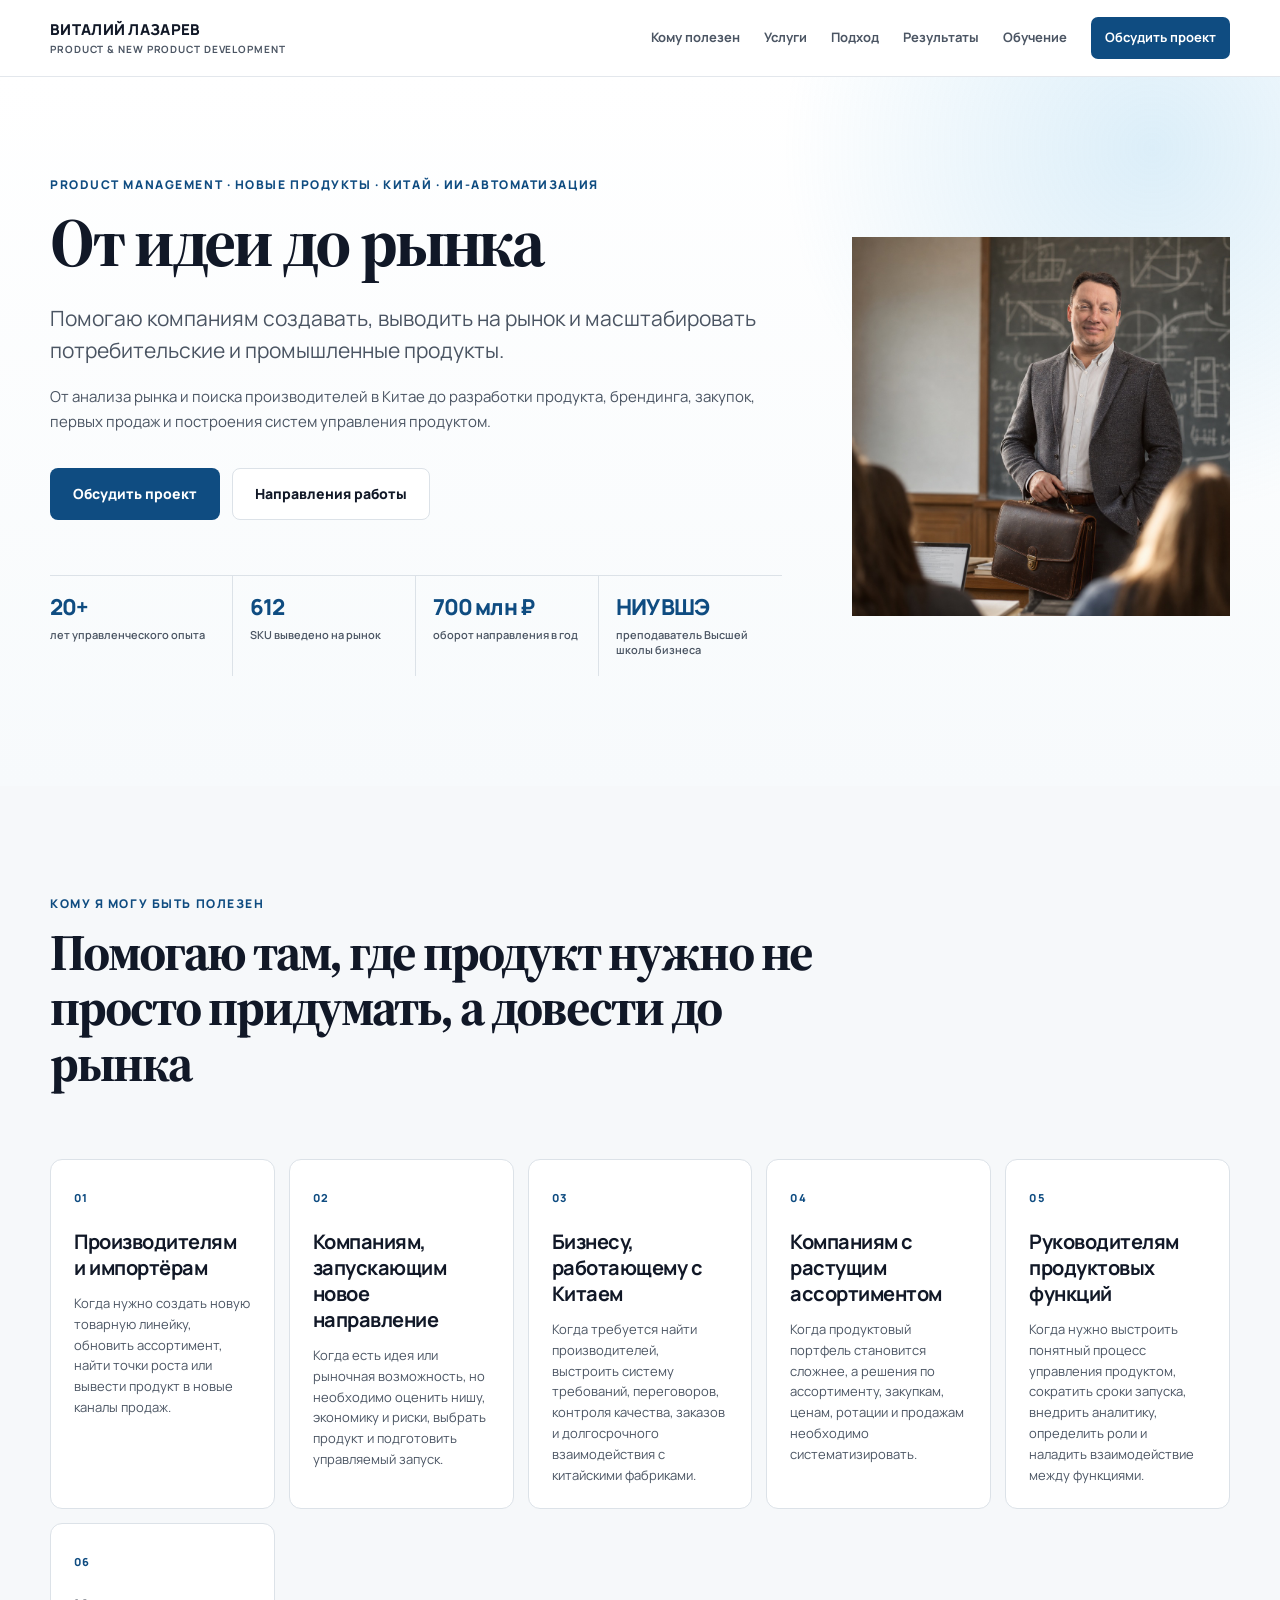
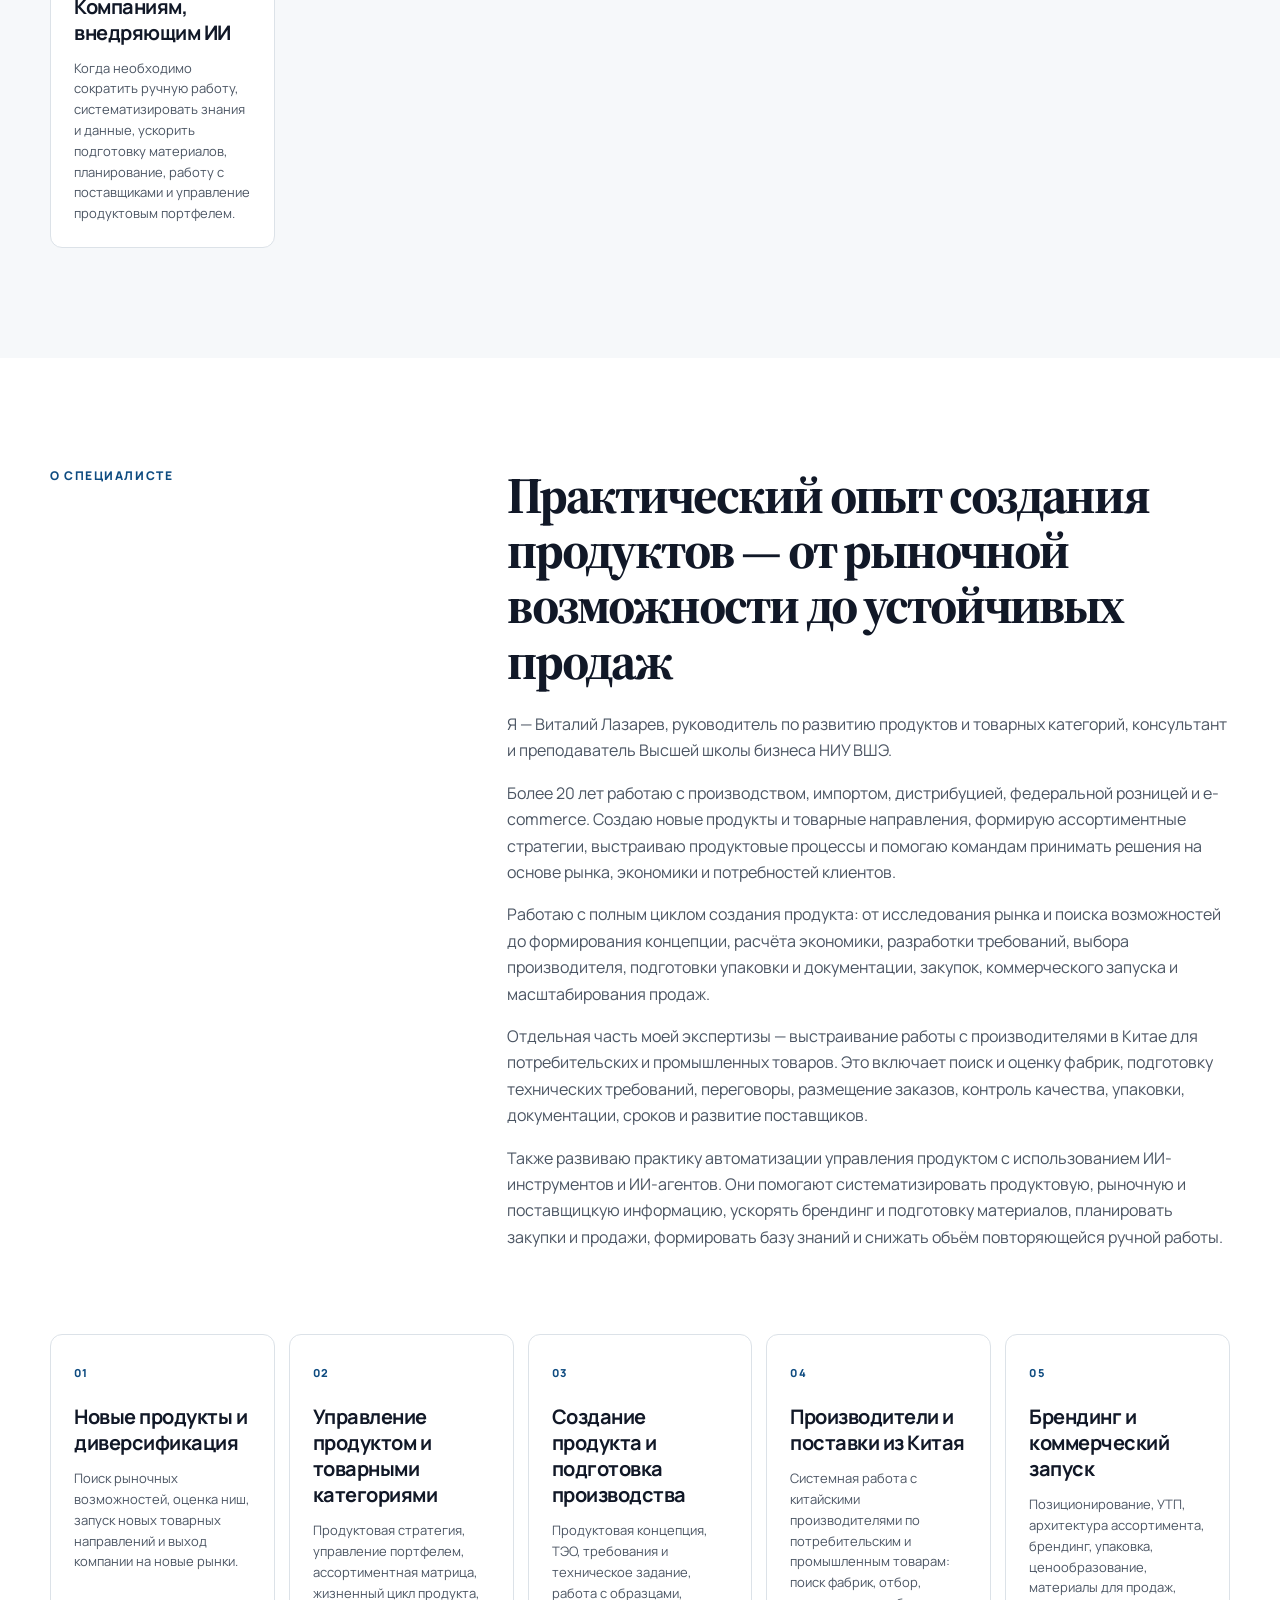
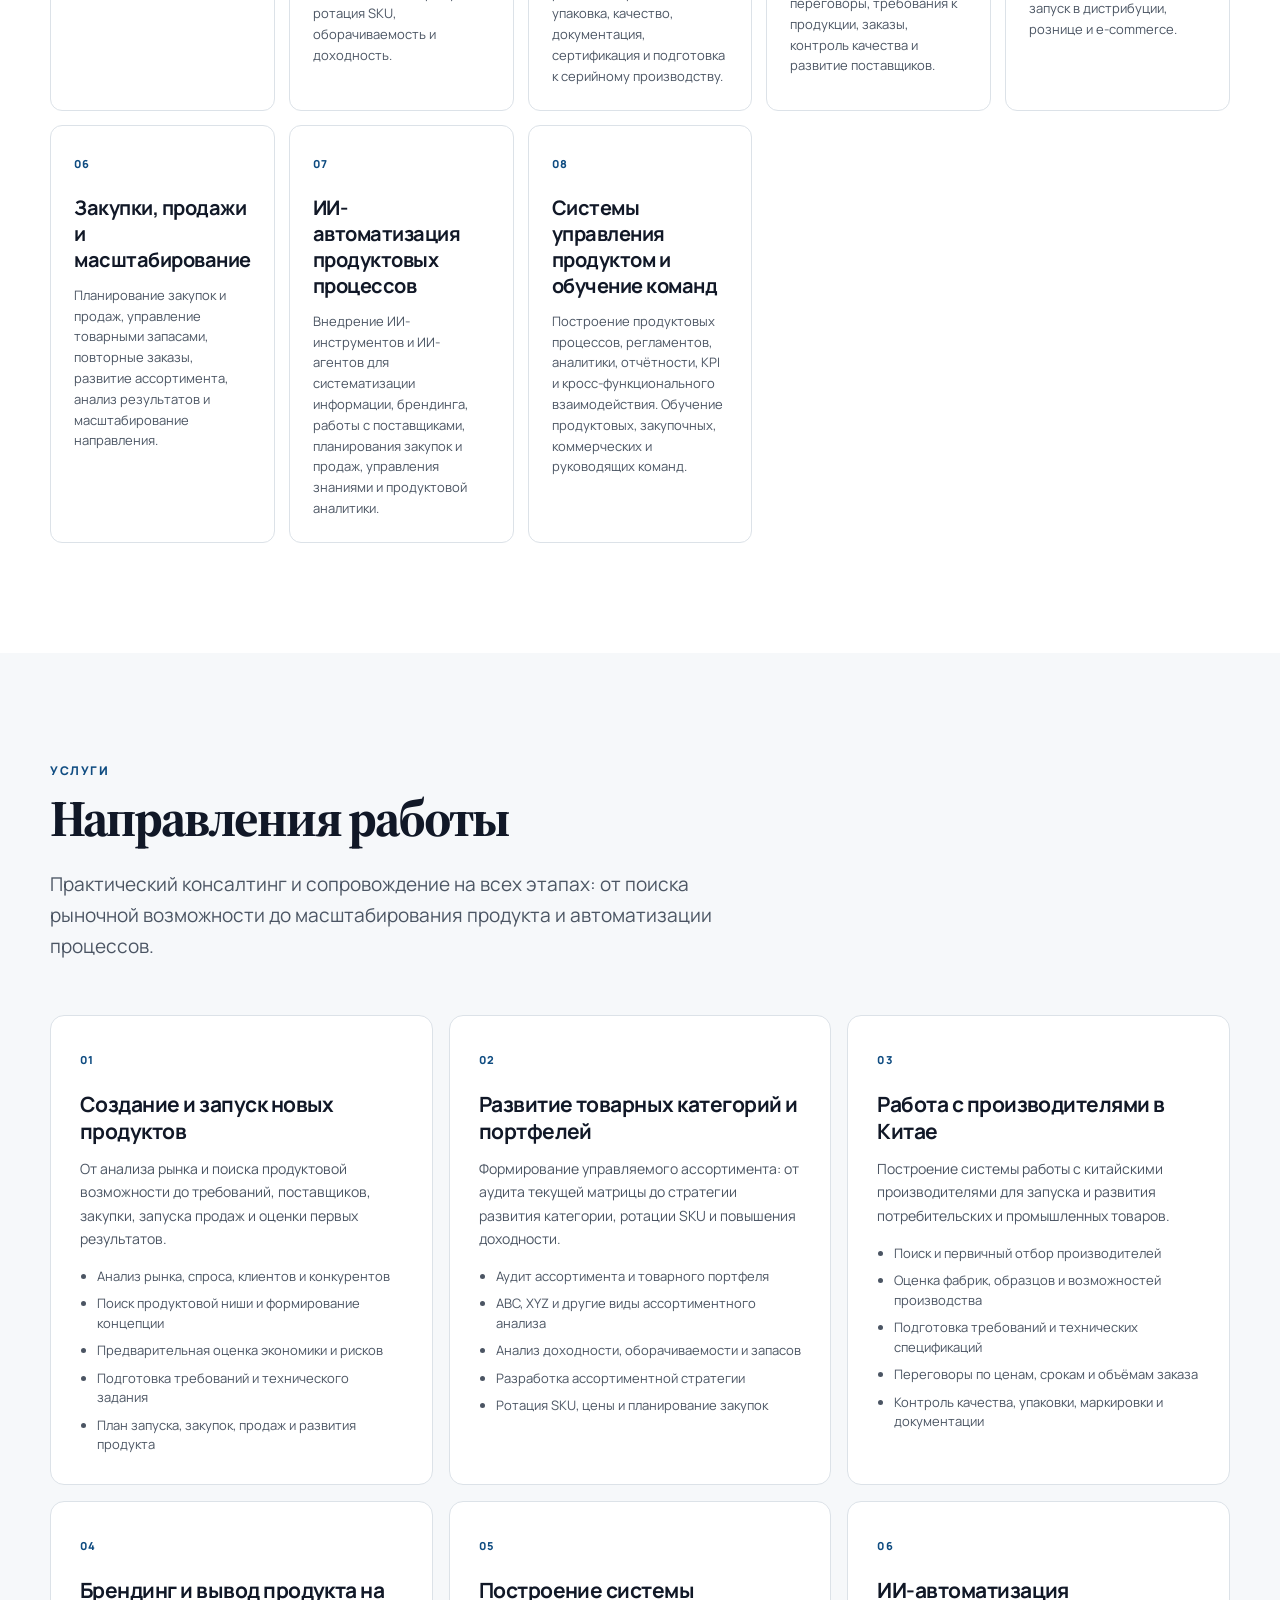
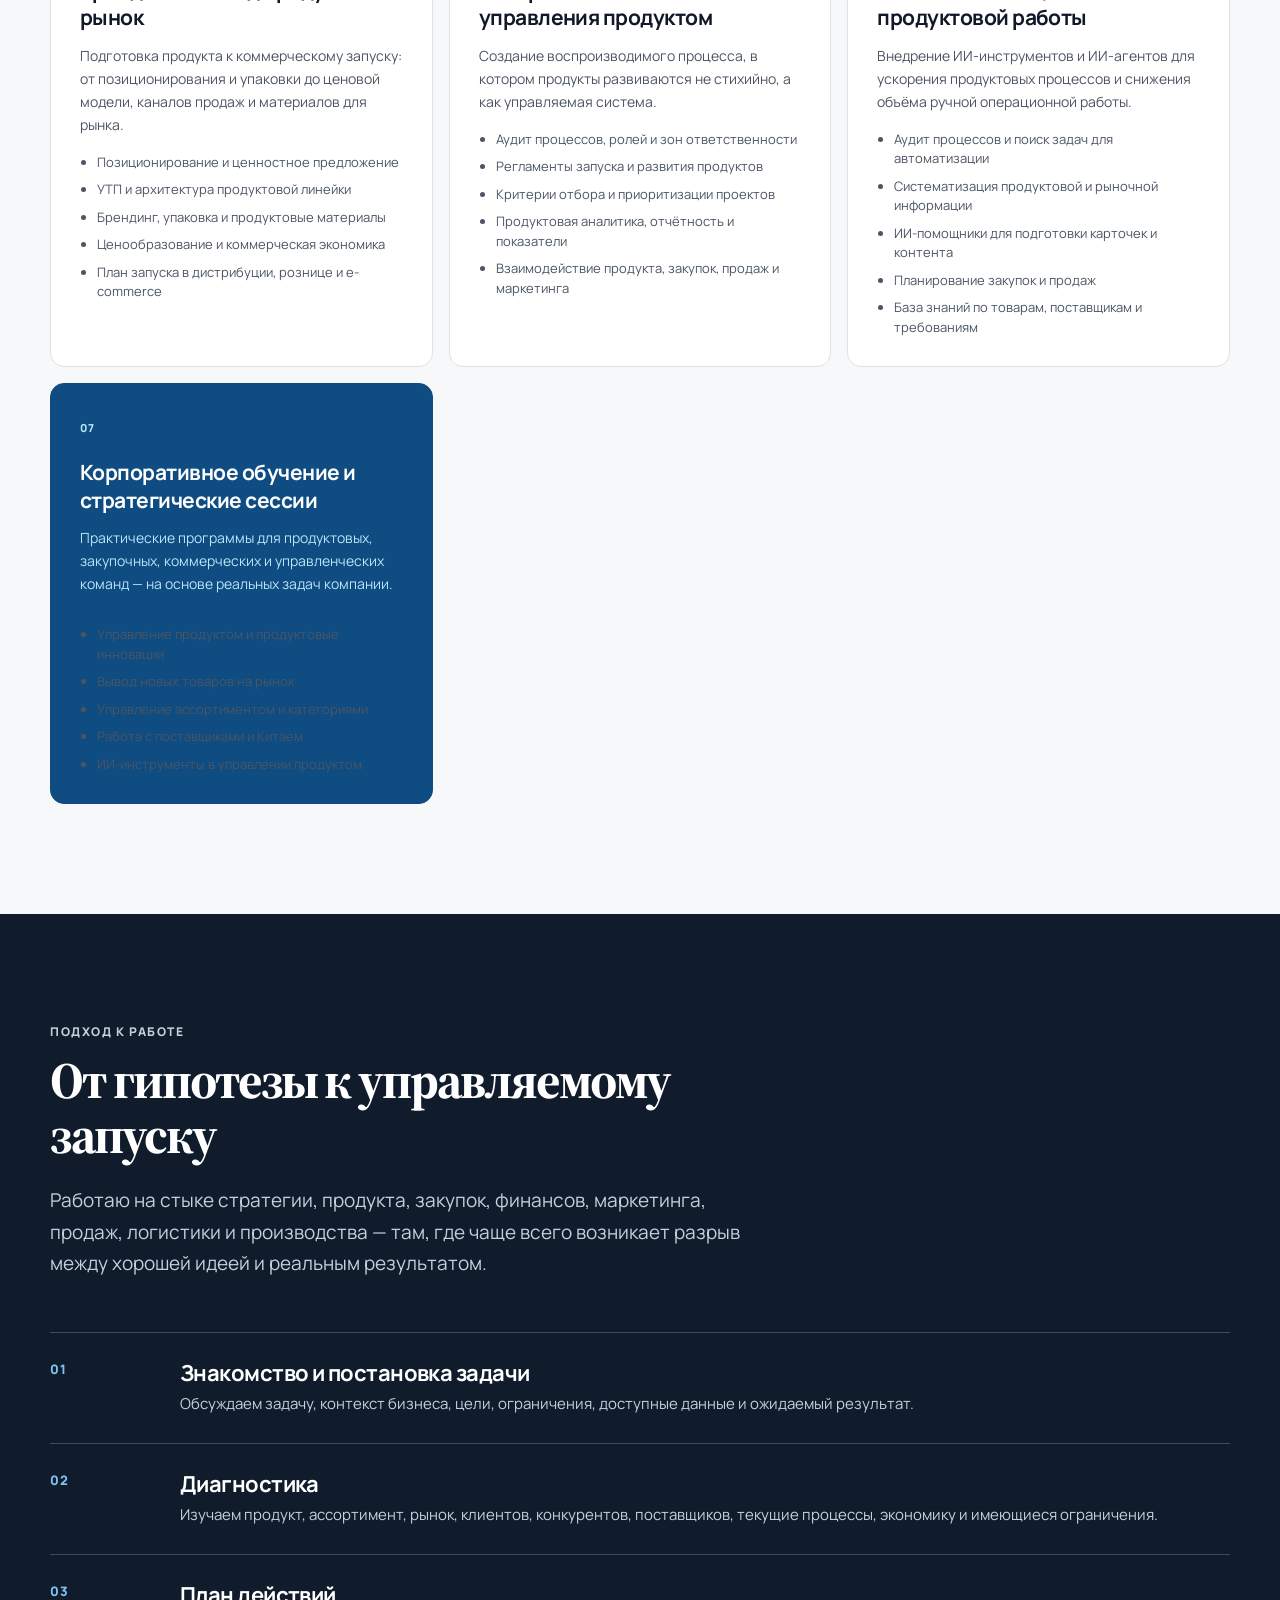
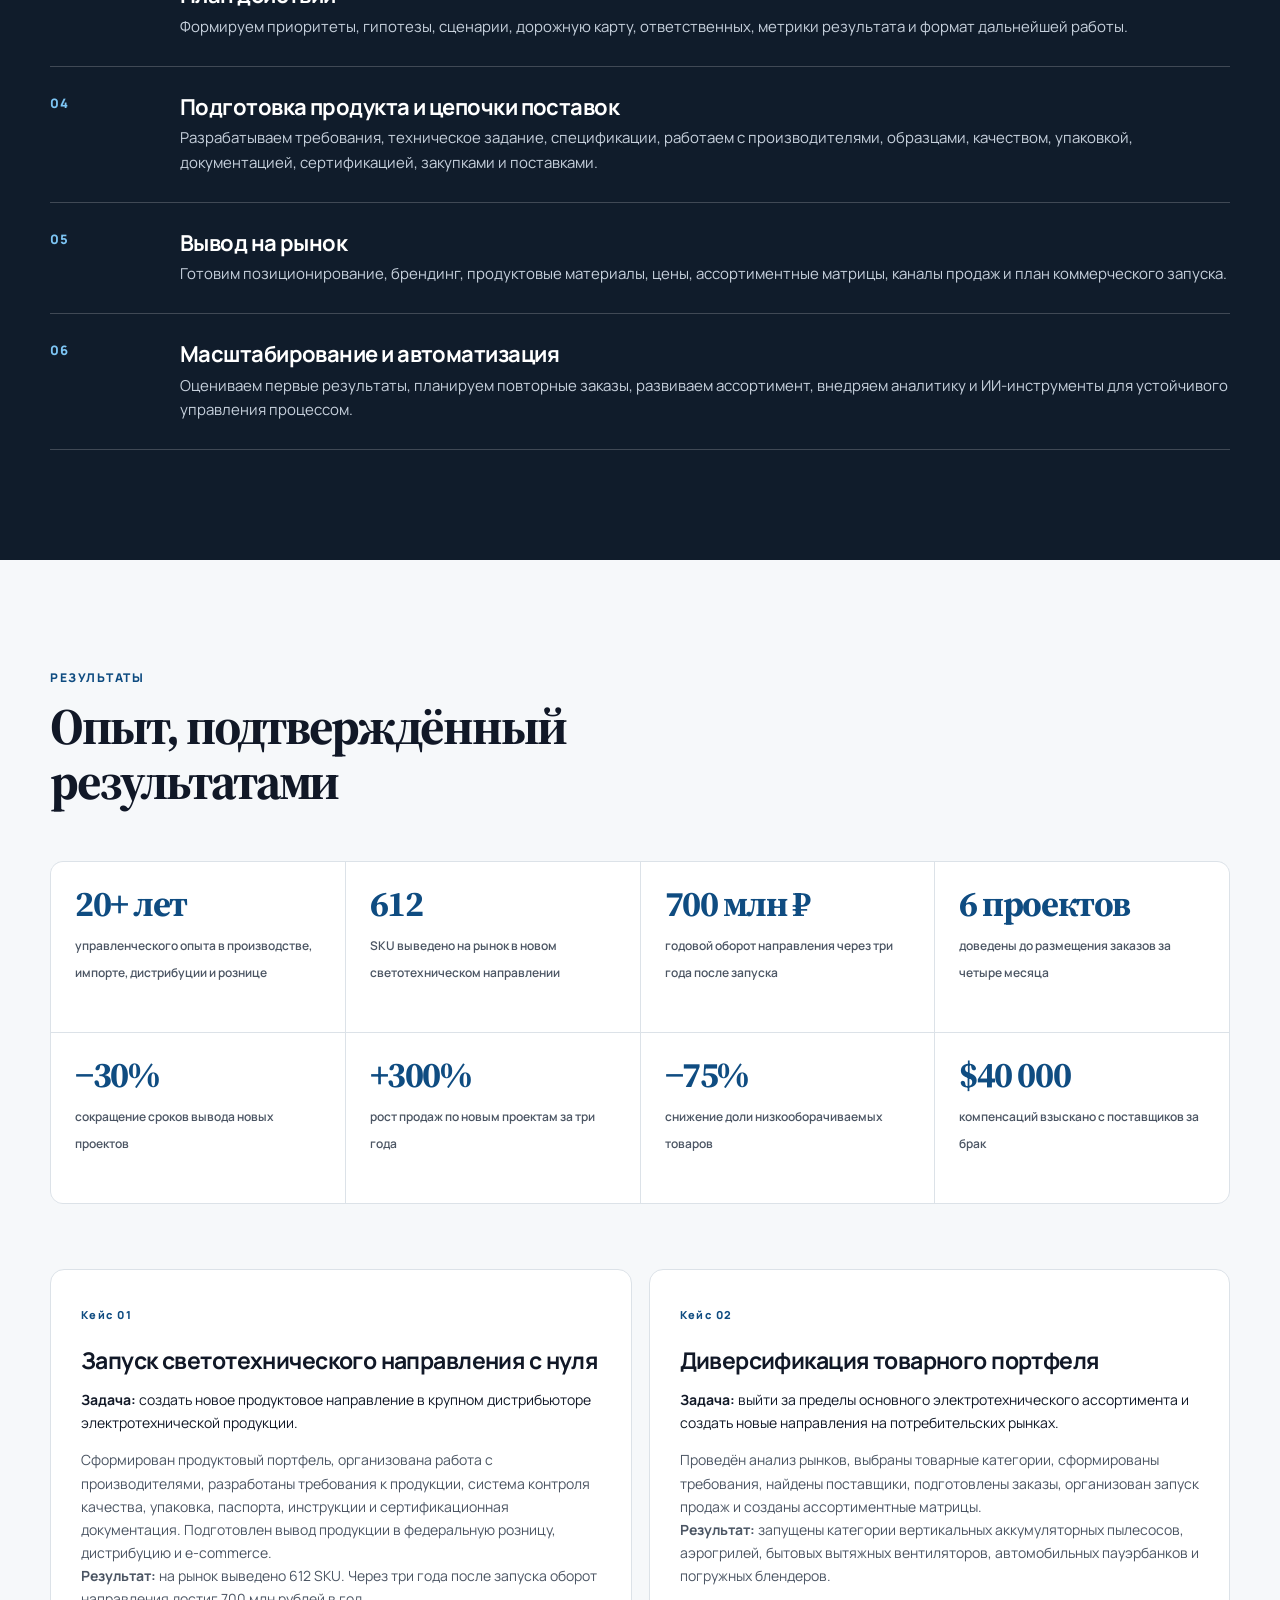
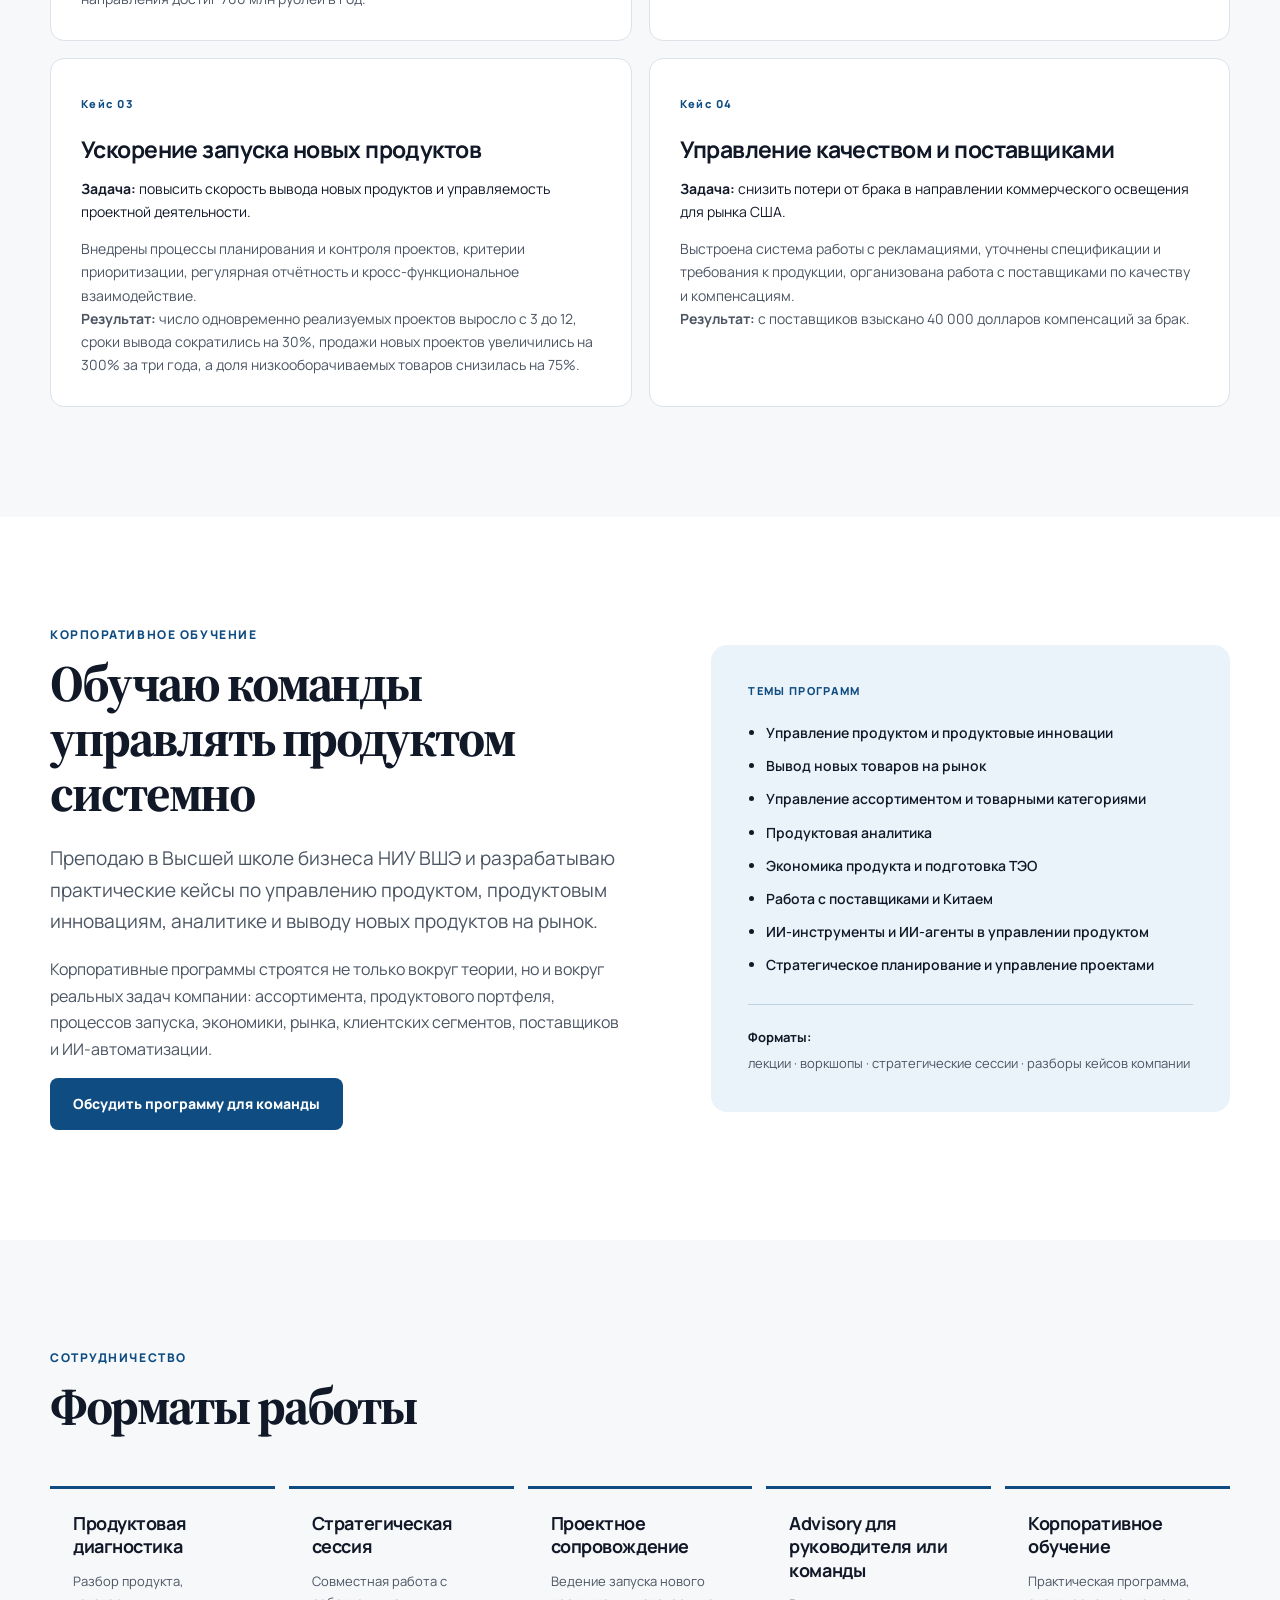
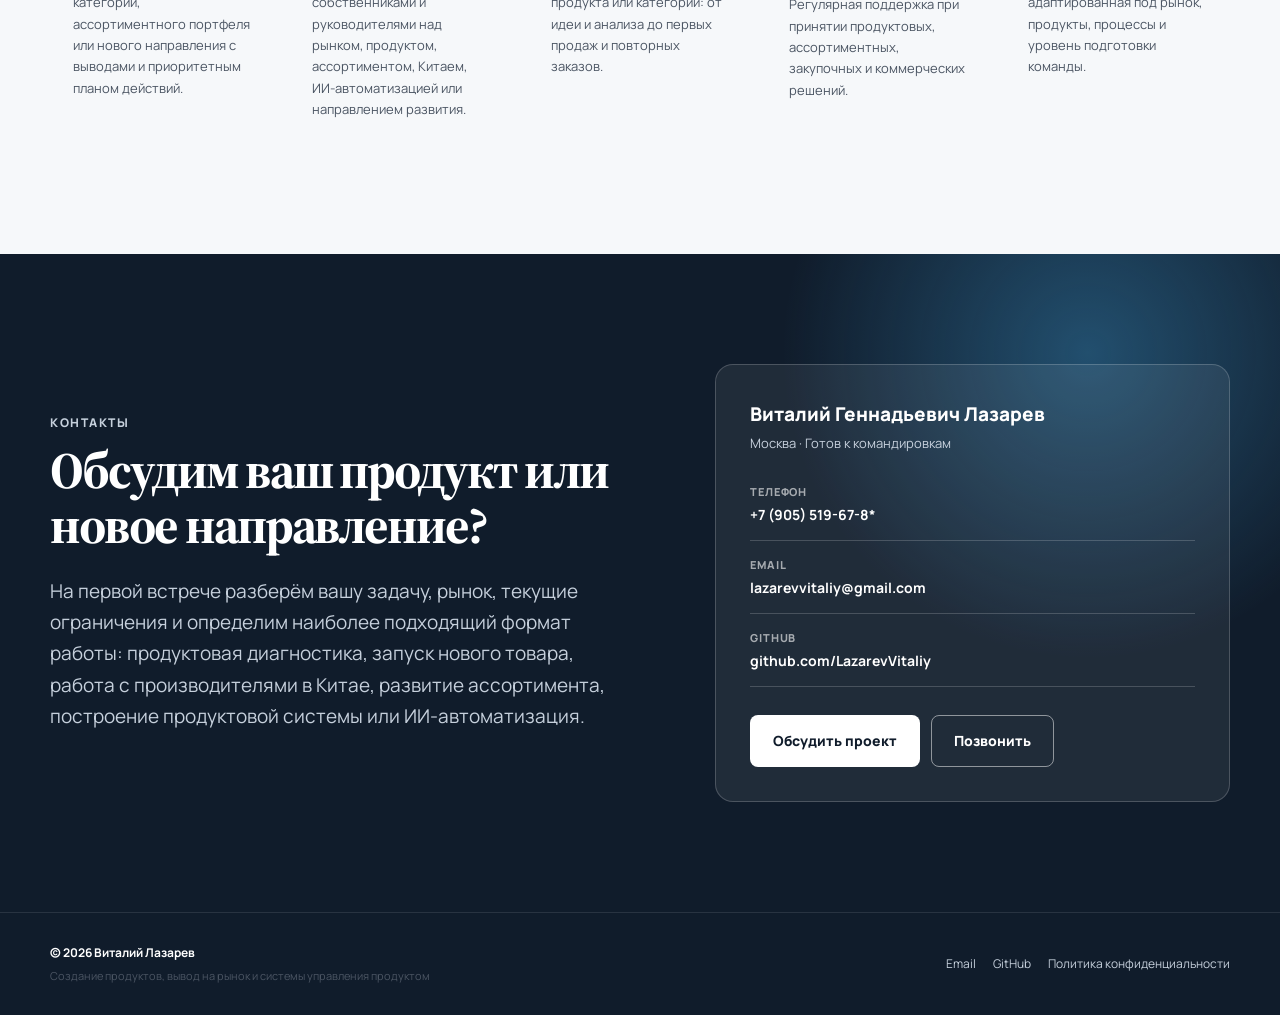
<file: index.html>
<!DOCTYPE html>
<html lang="ru">
<head>
  <meta charset="UTF-8">
  <meta name="viewport" content="width=device-width, initial-scale=1.0">

  <title>Виталий Лазарев — от идеи до рынка</title>

  <meta
    name="description"
    content="Виталий Лазарев — консультант по созданию и запуску потребительских и промышленных продуктов, работе с производителями в Китае, управлению товарными категориями и ИИ-автоматизации продуктовых процессов."
  >

  <meta
    name="keywords"
    content="создание новых продуктов, вывод продукта на рынок, управление продуктом, товарные категории, производители Китай, поставщики Китай, импорт из Китая, ассортиментная стратегия, продуктовый консалтинг, ИИ автоматизация, ИИ агенты, корпоративное обучение"
  >

  <meta name="author" content="Виталий Лазарев">
  <meta name="robots" content="index, follow">
  <meta name="theme-color" content="#0f4c81">

  <meta property="og:type" content="website">
  <meta property="og:locale" content="ru_RU">
  <meta property="og:title" content="Виталий Лазарев — от идеи до рынка">
  <meta
    property="og:description"
    content="Создание, вывод на рынок и масштабирование потребительских и промышленных продуктов. Китай, брендинг, закупки, продажи и ИИ-автоматизация."
  >
  <meta property="og:url" content="https://lazarevvitaliy.github.io/">
  <meta property="og:site_name" content="Виталий Лазарев">
  <meta property="og:image" content="https://lazarevvitaliy.github.io/assets/img/og-cover.jpg">

  <link rel="preconnect" href="https://fonts.googleapis.com">
  <link rel="preconnect" href="https://fonts.gstatic.com" crossorigin>

  <link
    href="https://fonts.googleapis.com/css2?family=Manrope:wght@400;500;600;700;800&family=Source+Serif+4:opsz,wght@8..60,600;8..60,700&display=swap"
    rel="stylesheet"
  >

  <link rel="stylesheet" href="style.css">
</head>

<body>
  <header class="site-header" id="top">
    <div class="container header-content">
      <a class="brand" href="#top" aria-label="На главную">
        <span class="brand-name">Виталий Лазарев</span>
        <span class="brand-description">Product & New Product Development</span>
      </a>

      <button
        class="menu-button"
        type="button"
        aria-label="Открыть меню"
        aria-expanded="false"
        aria-controls="main-navigation"
      >
        <span></span>
        <span></span>
        <span></span>
      </button>

      <nav class="main-navigation" id="main-navigation">
        <a href="#who">Кому полезен</a>
        <a href="#services">Услуги</a>
        <a href="#approach">Подход</a>
        <a href="#results">Результаты</a>
        <a href="#education">Обучение</a>
        <a href="#contacts" class="nav-contact-link">Обсудить проект</a>
      </nav>
    </div>
  </header>

  <main>
    <section class="hero section">
      <div class="container hero-grid">
        <div class="hero-content">
          <p class="eyebrow">
            Product management · Новые продукты · Китай · ИИ-автоматизация
          </p>

          <h1>От идеи до рынка</h1>

          <p class="hero-lead">
            Помогаю компаниям создавать, выводить на рынок и масштабировать
            потребительские и промышленные продукты.
          </p>

          <p class="hero-note">
            От анализа рынка и поиска производителей в Китае до разработки продукта,
            брендинга, закупок, первых продаж и построения систем управления продуктом.
          </p>

          <div class="hero-actions">
            <a
              class="button button-primary"
              href="mailto:lazarevvitaliy@gmail.com?subject=Запрос%20на%20консультацию"
            >
              Обсудить проект
            </a>

            <a class="button button-secondary" href="#services">
              Направления работы
            </a>
          </div>

          <div class="hero-stats" aria-label="Ключевые показатели">
            <div class="stat-item">
              <strong>20+</strong>
              <span>лет управленческого опыта</span>
            </div>

            <div class="stat-item">
              <strong>612</strong>
              <span>SKU выведено на рынок</span>
            </div>

            <div class="stat-item">
              <strong>700 млн ₽</strong>
              <span>оборот направления в год</span>
            </div>

            <div class="stat-item">
              <strong>НИУ ВШЭ</strong>
              <span>преподаватель Высшей школы бизнеса</span>
            </div>
          </div>
        </div>

        <aside class="hero-photo">
          <img
            src="assets/img/vitaliy-lazarev.jpg"
            alt="Виталий Лазарев — консультант по созданию и запуску продуктов"
          >
        </aside>
      </div>
    </section>

    <section class="section section-light" id="who">
      <div class="container">
        <div class="section-heading">
          <p class="eyebrow">Кому я могу быть полезен</p>
          <h2>Помогаю там, где продукт нужно не просто придумать, а довести до рынка</h2>
        </div>

        <div class="competencies-grid">
          <article class="competency-card">
            <span class="card-number">01</span>
            <h3>Производителям и импортёрам</h3>
            <p>
              Когда нужно создать новую товарную линейку, обновить ассортимент,
              найти точки роста или вывести продукт в новые каналы продаж.
            </p>
          </article>

          <article class="competency-card">
            <span class="card-number">02</span>
            <h3>Компаниям, запускающим новое направление</h3>
            <p>
              Когда есть идея или рыночная возможность, но необходимо оценить нишу,
              экономику и риски, выбрать продукт и подготовить управляемый запуск.
            </p>
          </article>

          <article class="competency-card">
            <span class="card-number">03</span>
            <h3>Бизнесу, работающему с Китаем</h3>
            <p>
              Когда требуется найти производителей, выстроить систему требований,
              переговоров, контроля качества, заказов и долгосрочного взаимодействия
              с китайскими фабриками.
            </p>
          </article>

          <article class="competency-card">
            <span class="card-number">04</span>
            <h3>Компаниям с растущим ассортиментом</h3>
            <p>
              Когда продуктовый портфель становится сложнее, а решения по ассортименту,
              закупкам, ценам, ротации и продажам необходимо систематизировать.
            </p>
          </article>

          <article class="competency-card">
            <span class="card-number">05</span>
            <h3>Руководителям продуктовых функций</h3>
            <p>
              Когда нужно выстроить понятный процесс управления продуктом, сократить сроки
              запуска, внедрить аналитику, определить роли и наладить взаимодействие между функциями.
            </p>
          </article>

          <article class="competency-card">
            <span class="card-number">06</span>
            <h3>Компаниям, внедряющим ИИ</h3>
            <p>
              Когда необходимо сократить ручную работу, систематизировать знания и данные,
              ускорить подготовку материалов, планирование, работу с поставщиками
              и управление продуктовым портфелем.
            </p>
          </article>
        </div>
      </div>
    </section>

    <section class="section" id="about">
      <div class="container">
        <div class="section-heading two-column-heading">
          <div>
            <p class="eyebrow">О специалисте</p>
          </div>

          <div>
            <h2>Практический опыт создания продуктов — от рыночной возможности до устойчивых продаж</h2>

            <p>
              Я — Виталий Лазарев, руководитель по развитию продуктов и товарных категорий,
              консультант и преподаватель Высшей школы бизнеса НИУ ВШЭ.
            </p>

            <p>
              Более 20 лет работаю с производством, импортом, дистрибуцией,
              федеральной розницей и e-commerce. Создаю новые продукты и товарные направления,
              формирую ассортиментные стратегии, выстраиваю продуктовые процессы
              и помогаю командам принимать решения на основе рынка, экономики
              и потребностей клиентов.
            </p>

            <p>
              Работаю с полным циклом создания продукта: от исследования рынка и поиска
              возможностей до формирования концепции, расчёта экономики, разработки требований,
              выбора производителя, подготовки упаковки и документации, закупок,
              коммерческого запуска и масштабирования продаж.
            </p>

            <p>
              Отдельная часть моей экспертизы — выстраивание работы с производителями в Китае
              для потребительских и промышленных товаров. Это включает поиск и оценку фабрик,
              подготовку технических требований, переговоры, размещение заказов,
              контроль качества, упаковки, документации, сроков и развитие поставщиков.
            </p>

            <p>
              Также развиваю практику автоматизации управления продуктом с использованием
              ИИ-инструментов и ИИ-агентов. Они помогают систематизировать продуктовую,
              рыночную и поставщицкую информацию, ускорять брендинг и подготовку материалов,
              планировать закупки и продажи, формировать базу знаний и снижать объём
              повторяющейся ручной работы.
            </p>
          </div>
        </div>

        <div class="competencies-grid">
          <article class="competency-card">
            <span class="card-number">01</span>
            <h3>Новые продукты и диверсификация</h3>
            <p>
              Поиск рыночных возможностей, оценка ниш, запуск новых товарных направлений
              и выход компании на новые рынки.
            </p>
          </article>

          <article class="competency-card">
            <span class="card-number">02</span>
            <h3>Управление продуктом и товарными категориями</h3>
            <p>
              Продуктовая стратегия, управление портфелем, ассортиментная матрица,
              жизненный цикл продукта, ротация SKU, оборачиваемость и доходность.
            </p>
          </article>

          <article class="competency-card">
            <span class="card-number">03</span>
            <h3>Создание продукта и подготовка производства</h3>
            <p>
              Продуктовая концепция, ТЭО, требования и техническое задание, работа с образцами,
              упаковка, качество, документация, сертификация и подготовка к серийному производству.
            </p>
          </article>

          <article class="competency-card">
            <span class="card-number">04</span>
            <h3>Производители и поставки из Китая</h3>
            <p>
              Системная работа с китайскими производителями по потребительским
              и промышленным товарам: поиск фабрик, отбор, переговоры,
              требования к продукции, заказы, контроль качества и развитие поставщиков.
            </p>
          </article>

          <article class="competency-card">
            <span class="card-number">05</span>
            <h3>Брендинг и коммерческий запуск</h3>
            <p>
              Позиционирование, УТП, архитектура ассортимента, брендинг, упаковка,
              ценообразование, материалы для продаж, запуск в дистрибуции, рознице и e-commerce.
            </p>
          </article>

          <article class="competency-card">
            <span class="card-number">06</span>
            <h3>Закупки, продажи и масштабирование</h3>
            <p>
              Планирование закупок и продаж, управление товарными запасами,
              повторные заказы, развитие ассортимента, анализ результатов и масштабирование направления.
            </p>
          </article>

          <article class="competency-card">
            <span class="card-number">07</span>
            <h3>ИИ-автоматизация продуктовых процессов</h3>
            <p>
              Внедрение ИИ-инструментов и ИИ-агентов для систематизации информации,
              брендинга, работы с поставщиками, планирования закупок и продаж,
              управления знаниями и продуктовой аналитики.
            </p>
          </article>

          <article class="competency-card">
            <span class="card-number">08</span>
            <h3>Системы управления продуктом и обучение команд</h3>
            <p>
              Построение продуктовых процессов, регламентов, аналитики, отчётности,
              KPI и кросс-функционального взаимодействия. Обучение продуктовых,
              закупочных, коммерческих и руководящих команд.
            </p>
          </article>
        </div>
      </div>
    </section>

    <section class="section section-light" id="services">
      <div class="container">
        <div class="section-heading">
          <p class="eyebrow">Услуги</p>
          <h2>Направления работы</h2>
          <p class="section-lead">
            Практический консалтинг и сопровождение на всех этапах:
            от поиска рыночной возможности до масштабирования продукта и автоматизации процессов.
          </p>
        </div>

        <div class="services-grid">
          <article class="service-card">
            <span class="service-index">01</span>
            <h3>Создание и запуск новых продуктов</h3>
            <p>
              От анализа рынка и поиска продуктовой возможности до требований,
              поставщиков, закупки, запуска продаж и оценки первых результатов.
            </p>
            <ul>
              <li>Анализ рынка, спроса, клиентов и конкурентов</li>
              <li>Поиск продуктовой ниши и формирование концепции</li>
              <li>Предварительная оценка экономики и рисков</li>
              <li>Подготовка требований и технического задания</li>
              <li>План запуска, закупок, продаж и развития продукта</li>
            </ul>
          </article>

          <article class="service-card">
            <span class="service-index">02</span>
            <h3>Развитие товарных категорий и портфелей</h3>
            <p>
              Формирование управляемого ассортимента: от аудита текущей матрицы
              до стратегии развития категории, ротации SKU и повышения доходности.
            </p>
            <ul>
              <li>Аудит ассортимента и товарного портфеля</li>
              <li>ABC, XYZ и другие виды ассортиментного анализа</li>
              <li>Анализ доходности, оборачиваемости и запасов</li>
              <li>Разработка ассортиментной стратегии</li>
              <li>Ротация SKU, цены и планирование закупок</li>
            </ul>
          </article>

          <article class="service-card">
            <span class="service-index">03</span>
            <h3>Работа с производителями в Китае</h3>
            <p>
              Построение системы работы с китайскими производителями для запуска
              и развития потребительских и промышленных товаров.
            </p>
            <ul>
              <li>Поиск и первичный отбор производителей</li>
              <li>Оценка фабрик, образцов и возможностей производства</li>
              <li>Подготовка требований и технических спецификаций</li>
              <li>Переговоры по ценам, срокам и объёмам заказа</li>
              <li>Контроль качества, упаковки, маркировки и документации</li>
            </ul>
          </article>

          <article class="service-card">
            <span class="service-index">04</span>
            <h3>Брендинг и вывод продукта на рынок</h3>
            <p>
              Подготовка продукта к коммерческому запуску: от позиционирования
              и упаковки до ценовой модели, каналов продаж и материалов для рынка.
            </p>
            <ul>
              <li>Позиционирование и ценностное предложение</li>
              <li>УТП и архитектура продуктовой линейки</li>
              <li>Брендинг, упаковка и продуктовые материалы</li>
              <li>Ценообразование и коммерческая экономика</li>
              <li>План запуска в дистрибуции, рознице и e-commerce</li>
            </ul>
          </article>

          <article class="service-card">
            <span class="service-index">05</span>
            <h3>Построение системы управления продуктом</h3>
            <p>
              Создание воспроизводимого процесса, в котором продукты развиваются
              не стихийно, а как управляемая система.
            </p>
            <ul>
              <li>Аудит процессов, ролей и зон ответственности</li>
              <li>Регламенты запуска и развития продуктов</li>
              <li>Критерии отбора и приоритизации проектов</li>
              <li>Продуктовая аналитика, отчётность и показатели</li>
              <li>Взаимодействие продукта, закупок, продаж и маркетинга</li>
            </ul>
          </article>

          <article class="service-card">
            <span class="service-index">06</span>
            <h3>ИИ-автоматизация продуктовой работы</h3>
            <p>
              Внедрение ИИ-инструментов и ИИ-агентов для ускорения продуктовых процессов
              и снижения объёма ручной операционной работы.
            </p>
            <ul>
              <li>Аудит процессов и поиск задач для автоматизации</li>
              <li>Систематизация продуктовой и рыночной информации</li>
              <li>ИИ-помощники для подготовки карточек и контента</li>
              <li>Планирование закупок и продаж</li>
              <li>База знаний по товарам, поставщикам и требованиям</li>
            </ul>
          </article>

          <article class="service-card service-card-accent">
            <span class="service-index">07</span>
            <h3>Корпоративное обучение и стратегические сессии</h3>
            <p>
              Практические программы для продуктовых, закупочных, коммерческих
              и управленческих команд — на основе реальных задач компании.
            </p>
            <ul>
              <li>Управление продуктом и продуктовые инновации</li>
              <li>Вывод новых товаров на рынок</li>
              <li>Управление ассортиментом и категориями</li>
              <li>Работа с поставщиками и Китаем</li>
              <li>ИИ-инструменты в управлении продуктом</li>
            </ul>
          </article>
        </div>
      </div>
    </section>

    <section class="section section-dark" id="approach">
      <div class="container">
        <div class="section-heading">
          <p class="eyebrow eyebrow-light">Подход к работе</p>
          <h2>От гипотезы к управляемому запуску</h2>
          <p class="section-lead">
            Работаю на стыке стратегии, продукта, закупок, финансов, маркетинга,
            продаж, логистики и производства — там, где чаще всего возникает разрыв
            между хорошей идеей и реальным результатом.
          </p>
        </div>

        <div class="process-list">
          <article class="process-item">
            <span>01</span>
            <div>
              <h3>Знакомство и постановка задачи</h3>
              <p>
                Обсуждаем задачу, контекст бизнеса, цели, ограничения,
                доступные данные и ожидаемый результат.
              </p>
            </div>
          </article>

          <article class="process-item">
            <span>02</span>
            <div>
              <h3>Диагностика</h3>
              <p>
                Изучаем продукт, ассортимент, рынок, клиентов, конкурентов, поставщиков,
                текущие процессы, экономику и имеющиеся ограничения.
              </p>
            </div>
          </article>

          <article class="process-item">
            <span>03</span>
            <div>
              <h3>План действий</h3>
              <p>
                Формируем приоритеты, гипотезы, сценарии, дорожную карту,
                ответственных, метрики результата и формат дальнейшей работы.
              </p>
            </div>
          </article>

          <article class="process-item">
            <span>04</span>
            <div>
              <h3>Подготовка продукта и цепочки поставок</h3>
              <p>
                Разрабатываем требования, техническое задание, спецификации, работаем
                с производителями, образцами, качеством, упаковкой, документацией,
                сертификацией, закупками и поставками.
              </p>
            </div>
          </article>

          <article class="process-item">
            <span>05</span>
            <div>
              <h3>Вывод на рынок</h3>
              <p>
                Готовим позиционирование, брендинг, продуктовые материалы, цены,
                ассортиментные матрицы, каналы продаж и план коммерческого запуска.
              </p>
            </div>
          </article>

          <article class="process-item">
            <span>06</span>
            <div>
              <h3>Масштабирование и автоматизация</h3>
              <p>
                Оцениваем первые результаты, планируем повторные заказы, развиваем ассортимент,
                внедряем аналитику и ИИ-инструменты для устойчивого управления процессом.
              </p>
            </div>
          </article>
        </div>
      </div>
    </section>

    <section class="section section-light" id="results">
      <div class="container">
        <div class="section-heading">
          <p class="eyebrow">Результаты</p>
          <h2>Опыт, подтверждённый результатами</h2>
        </div>

        <div class="results-grid">
          <div class="result-item">
            <strong>20+ лет</strong>
            <span>управленческого опыта в производстве, импорте, дистрибуции и рознице</span>
          </div>

          <div class="result-item">
            <strong>612</strong>
            <span>SKU выведено на рынок в новом светотехническом направлении</span>
          </div>

          <div class="result-item">
            <strong>700 млн ₽</strong>
            <span>годовой оборот направления через три года после запуска</span>
          </div>

          <div class="result-item">
            <strong>6 проектов</strong>
            <span>доведены до размещения заказов за четыре месяца</span>
          </div>

          <div class="result-item">
            <strong>−30%</strong>
            <span>сокращение сроков вывода новых проектов</span>
          </div>

          <div class="result-item">
            <strong>+300%</strong>
            <span>рост продаж по новым проектам за три года</span>
          </div>

          <div class="result-item">
            <strong>−75%</strong>
            <span>снижение доли низкооборачиваемых товаров</span>
          </div>

          <div class="result-item">
            <strong>$40 000</strong>
            <span>компенсаций взыскано с поставщиков за брак</span>
          </div>
        </div>

        <div class="cases-list">
          <article class="case-card">
            <span class="case-label">Кейс 01</span>
            <h3>Запуск светотехнического направления с нуля</h3>

            <p class="case-task">
              <strong>Задача:</strong> создать новое продуктовое направление
              в крупном дистрибьюторе электротехнической продукции.
            </p>

            <p>
              Сформирован продуктовый портфель, организована работа с производителями,
              разработаны требования к продукции, система контроля качества, упаковка,
              паспорта, инструкции и сертификационная документация. Подготовлен вывод
              продукции в федеральную розницу, дистрибуцию и e-commerce.
            </p>

            <p>
              <strong>Результат:</strong> на рынок выведено 612 SKU. Через три года
              после запуска оборот направления достиг 700 млн рублей в год.
            </p>
          </article>

          <article class="case-card">
            <span class="case-label">Кейс 02</span>
            <h3>Диверсификация товарного портфеля</h3>

            <p class="case-task">
              <strong>Задача:</strong> выйти за пределы основного электротехнического
              ассортимента и создать новые направления на потребительских рынках.
            </p>

            <p>
              Проведён анализ рынков, выбраны товарные категории, сформированы требования,
              найдены поставщики, подготовлены заказы, организован запуск продаж
              и созданы ассортиментные матрицы.
            </p>

            <p>
              <strong>Результат:</strong> запущены категории вертикальных аккумуляторных
              пылесосов, аэрогрилей, бытовых вытяжных вентиляторов, автомобильных пауэрбанков
              и погружных блендеров.
            </p>
          </article>

          <article class="case-card">
            <span class="case-label">Кейс 03</span>
            <h3>Ускорение запуска новых продуктов</h3>

            <p class="case-task">
              <strong>Задача:</strong> повысить скорость вывода новых продуктов
              и управляемость проектной деятельности.
            </p>

            <p>
              Внедрены процессы планирования и контроля проектов, критерии приоритизации,
              регулярная отчётность и кросс-функциональное взаимодействие.
            </p>

            <p>
              <strong>Результат:</strong> число одновременно реализуемых проектов выросло с 3 до 12,
              сроки вывода сократились на 30%, продажи новых проектов увеличились на 300%
              за три года, а доля низкооборачиваемых товаров снизилась на 75%.
            </p>
          </article>

          <article class="case-card">
            <span class="case-label">Кейс 04</span>
            <h3>Управление качеством и поставщиками</h3>

            <p class="case-task">
              <strong>Задача:</strong> снизить потери от брака в направлении
              коммерческого освещения для рынка США.
            </p>

            <p>
              Выстроена система работы с рекламациями, уточнены спецификации
              и требования к продукции, организована работа с поставщиками
              по качеству и компенсациям.
            </p>

            <p>
              <strong>Результат:</strong> с поставщиков взыскано 40 000 долларов
              компенсаций за брак.
            </p>
          </article>
        </div>
      </div>
    </section>

    <section class="section" id="education">
      <div class="container education-grid">
        <div>
          <p class="eyebrow">Корпоративное обучение</p>

          <h2>Обучаю команды управлять продуктом системно</h2>

          <p class="section-lead">
            Преподаю в Высшей школе бизнеса НИУ ВШЭ и разрабатываю практические кейсы
            по управлению продуктом, продуктовым инновациям, аналитике и выводу новых продуктов на рынок.
          </p>

          <p>
            Корпоративные программы строятся не только вокруг теории, но и вокруг реальных
            задач компании: ассортимента, продуктового портфеля, процессов запуска, экономики,
            рынка, клиентских сегментов, поставщиков и ИИ-автоматизации.
          </p>

          <a
            class="button button-primary"
            href="mailto:lazarevvitaliy@gmail.com?subject=Корпоративное%20обучение"
          >
            Обсудить программу для команды
          </a>
        </div>

        <div class="education-card">
          <span class="education-card-label">Темы программ</span>

          <ul>
            <li>Управление продуктом и продуктовые инновации</li>
            <li>Вывод новых товаров на рынок</li>
            <li>Управление ассортиментом и товарными категориями</li>
            <li>Продуктовая аналитика</li>
            <li>Экономика продукта и подготовка ТЭО</li>
            <li>Работа с поставщиками и Китаем</li>
            <li>ИИ-инструменты и ИИ-агенты в управлении продуктом</li>
            <li>Стратегическое планирование и управление проектами</li>
          </ul>

          <div class="education-formats">
            <strong>Форматы:</strong>
            <span>лекции · воркшопы · стратегические сессии · разборы кейсов компании</span>
          </div>
        </div>
      </div>
    </section>

    <section class="section section-light" id="formats">
      <div class="container">
        <div class="section-heading">
          <p class="eyebrow">Сотрудничество</p>
          <h2>Форматы работы</h2>
        </div>

        <div class="formats-grid">
          <article class="format-card">
            <h3>Продуктовая диагностика</h3>
            <p>
              Разбор продукта, категории, ассортиментного портфеля или нового направления
              с выводами и приоритетным планом действий.
            </p>
          </article>

          <article class="format-card">
            <h3>Стратегическая сессия</h3>
            <p>
              Совместная работа с собственниками и руководителями над рынком, продуктом,
              ассортиментом, Китаем, ИИ-автоматизацией или направлением развития.
            </p>
          </article>

          <article class="format-card">
            <h3>Проектное сопровождение</h3>
            <p>
              Ведение запуска нового продукта или категории: от идеи и анализа
              до первых продаж и повторных заказов.
            </p>
          </article>

          <article class="format-card">
            <h3>Advisory для руководителя или команды</h3>
            <p>
              Регулярная поддержка при принятии продуктовых, ассортиментных,
              закупочных и коммерческих решений.
            </p>
          </article>

          <article class="format-card">
            <h3>Корпоративное обучение</h3>
            <p>
              Практическая программа, адаптированная под рынок, продукты,
              процессы и уровень подготовки команды.
            </p>
          </article>
        </div>
      </div>
    </section>

    <section class="section contacts-section" id="contacts">
      <div class="container contacts-grid">
        <div>
          <p class="eyebrow eyebrow-light">Контакты</p>

          <h2>Обсудим ваш продукт или новое направление?</h2>

          <p class="contacts-lead">
            На первой встрече разберём вашу задачу, рынок, текущие ограничения
            и определим наиболее подходящий формат работы: продуктовая диагностика,
            запуск нового товара, работа с производителями в Китае, развитие ассортимента,
            построение продуктовой системы или ИИ-автоматизация.
          </p>
        </div>

        <div class="contact-card">
          <p class="contact-name">Виталий Геннадьевич Лазарев</p>
          <p class="contact-city">Москва · Готов к командировкам</p>

          <div class="contact-links">
            <a href="tel:+7905519678*">
              <span>Телефон</span>
              <strong>+7 (905) 519-67-8*</strong>
            </a>

            <a href="mailto:lazarevvitaliy@gmail.com">
              <span>Email</span>
              <strong>lazarevvitaliy@gmail.com</strong>
            </a>

            <a
              href="https://github.com/LazarevVitaliy"
              target="_blank"
              rel="noopener noreferrer"
            >
              <span>GitHub</span>
              <strong>github.com/LazarevVitaliy</strong>
            </a>
          </div>

          <div class="contact-actions">
            <a
              class="button button-light"
              href="mailto:lazarevvitaliy@gmail.com?subject=Запрос%20на%20консультацию"
            >
              Обсудить проект
            </a>

            <a class="button button-outline-light" href="tel:+7905519678*">
              Позвонить
            </a>
          </div>
        </div>
      </div>
    </section>
  </main>

  <footer class="site-footer">
    <div class="container footer-content">
      <div>
        <strong>© <span id="current-year"></span> Виталий Лазарев</strong>
        <span>Создание продуктов, вывод на рынок и системы управления продуктом</span>
      </div>

      <div class="footer-links">
        <a href="mailto:lazarevvitaliy@gmail.com">Email</a>

        <a
          href="https://github.com/LazarevVitaliy"
          target="_blank"
          rel="noopener noreferrer"
        >
          GitHub
        </a>

        <a href="privacy.html">Политика конфиденциальности</a>
      </div>
    </div>
  </footer>

  <script src="script.js"></script>
</body>
</html>
</file>
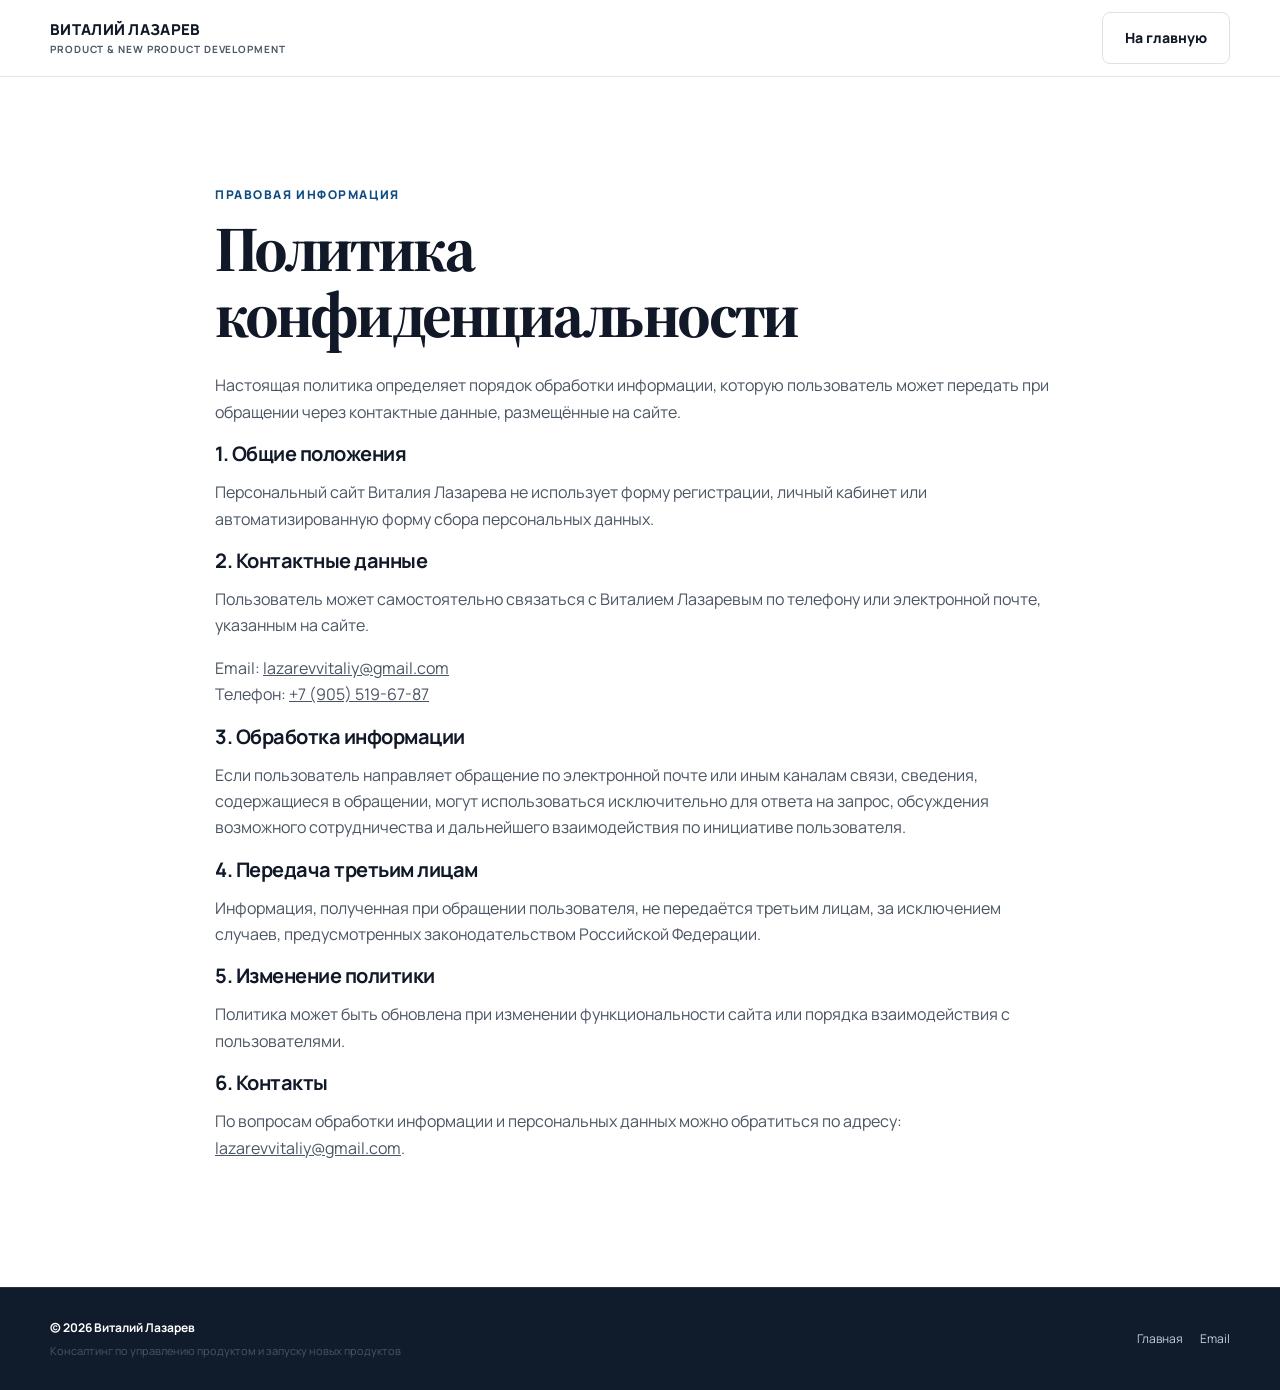
<file: privacy.html>
<!DOCTYPE html>
<html lang="ru">
<head>
  <meta charset="UTF-8">
  <meta name="viewport" content="width=device-width, initial-scale=1.0">

  <title>Политика конфиденциальности — Виталий Лазарев</title>

  <meta
    name="description"
    content="Политика конфиденциальности персонального сайта Виталия Лазарева."
  >

  <link rel="preconnect" href="https://fonts.googleapis.com">
  <link rel="preconnect" href="https://fonts.gstatic.com" crossorigin>

  <link
    href="https://fonts.googleapis.com/css2?family=Manrope:wght@400;500;600;700;800&family=Source+Serif+4:opsz,wght@8..60,600;8..60,700&display=swap"
    rel="stylesheet"
  >

  <link rel="stylesheet" href="style.css">
</head>

<body>
  <header class="site-header">
    <div class="container header-content">
      <a class="brand" href="index.html" aria-label="Вернуться на главную">
        <span class="brand-name">Виталий Лазарев</span>
        <span class="brand-description">Product & New Product Development</span>
      </a>

      <a class="button button-secondary" href="index.html">
        На главную
      </a>
    </div>
  </header>

  <main>
    <section class="section">
      <div class="container" style="max-width: 850px;">
        <p class="eyebrow">Правовая информация</p>

        <h1 style="font-size: clamp(38px, 5vw, 64px);">
          Политика конфиденциальности
        </h1>

        <p>
          Настоящая политика определяет порядок обработки информации,
          которую пользователь может передать при обращении через контактные данные,
          размещённые на сайте.
        </p>

        <h3>1. Общие положения</h3>

        <p>
          Персональный сайт Виталия Лазарева не использует форму регистрации,
          личный кабинет или автоматизированную форму сбора персональных данных.
        </p>

        <h3>2. Контактные данные</h3>

        <p>
          Пользователь может самостоятельно связаться с Виталием Лазаревым
          по телефону или электронной почте, указанным на сайте.
        </p>

        <p>
          Email:
          <a href="mailto:lazarevvitaliy@gmail.com">lazarevvitaliy@gmail.com</a>
          <br>
          Телефон:
          <a href="tel:+79055196787">+7 (905) 519-67-87</a>
        </p>

        <h3>3. Обработка информации</h3>

        <p>
          Если пользователь направляет обращение по электронной почте или иным каналам связи,
          сведения, содержащиеся в обращении, могут использоваться исключительно для ответа
          на запрос, обсуждения возможного сотрудничества и дальнейшего взаимодействия
          по инициативе пользователя.
        </p>

        <h3>4. Передача третьим лицам</h3>

        <p>
          Информация, полученная при обращении пользователя, не передаётся третьим лицам,
          за исключением случаев, предусмотренных законодательством Российской Федерации.
        </p>

        <h3>5. Изменение политики</h3>

        <p>
          Политика может быть обновлена при изменении функциональности сайта
          или порядка взаимодействия с пользователями.
        </p>

        <h3>6. Контакты</h3>

        <p>
          По вопросам обработки информации и персональных данных можно обратиться
          по адресу:
          <a href="mailto:lazarevvitaliy@gmail.com">lazarevvitaliy@gmail.com</a>.
        </p>
      </div>
    </section>
  </main>

  <footer class="site-footer">
    <div class="container footer-content">
      <div>
        <strong>© <span id="current-year"></span> Виталий Лазарев</strong>
        <span>Консалтинг по управлению продуктом и запуску новых продуктов</span>
      </div>

      <div class="footer-links">
        <a href="index.html">Главная</a>
        <a href="mailto:lazarevvitaliy@gmail.com">Email</a>
      </div>
    </div>
  </footer>

  <script src="script.js"></script>
</body>
</html>
</file>
<file: style.css>
:root {
  --background: #ffffff;
  --background-soft: #f6f8fa;
  --text: #111827;
  --text-muted: #4b5563;
  --line: #dce2e8;
  --blue: #0f4c81;
  --blue-dark: #09375f;
  --blue-light: #eaf3fa;
  --dark: #101c2b;
  --dark-muted: #c6d0dc;
  --white: #ffffff;
  --serif: "Source Serif 4", Georgia, serif;
  --sans: "Manrope", Arial, sans-serif;
  --shadow: 0 18px 45px rgba(17, 24, 39, 0.08);
  --radius: 18px;
  --container: 1180px;
}

* {
  box-sizing: border-box;
}

html {
  scroll-behavior: smooth;
  scroll-padding-top: 95px;
}

body {
  margin: 0;
  color: var(--text);
  background: var(--background);
  font-family: var(--sans);
  font-size: 16px;
  line-height: 1.65;
  -webkit-font-smoothing: antialiased;
}

body.menu-open {
  overflow: hidden;
}

a {
  color: inherit;
}

img {
  display: block;
  max-width: 100%;
}

button {
  font: inherit;
}

.container {
  width: min(var(--container), calc(100% - 48px));
  margin: 0 auto;
}

.section {
  padding: 110px 0;
}

.section-light {
  background: var(--background-soft);
}

.section-dark {
  color: var(--white);
  background: var(--dark);
}

.section-heading {
  max-width: 790px;
  margin-bottom: 52px;
}

.two-column-heading {
  display: grid;
  grid-template-columns: 0.75fr 1.4fr;
  gap: 70px;
  max-width: none;
}

.eyebrow {
  margin: 0 0 13px;
  color: var(--blue);
  font-size: 12px;
  font-weight: 800;
  letter-spacing: 0.13em;
  line-height: 1.3;
  text-transform: uppercase;
}

.eyebrow-light {
  color: #7dc5f4;
}

h1,
h2,
h3,
p {
  margin-top: 0;
}

h1,
h2 {
  font-family: var(--serif);
}

h1 {
  max-width: 850px;
  margin-bottom: 25px;
  font-size: clamp(44px, 5.4vw, 78px);
  font-weight: 700;
  letter-spacing: -0.045em;
  line-height: 1.03;
}

h2 {
  margin-bottom: 22px;
  font-size: clamp(35px, 4vw, 56px);
  font-weight: 700;
  letter-spacing: -0.04em;
  line-height: 1.08;
}

h3 {
  margin-bottom: 12px;
  font-size: 20px;
  letter-spacing: -0.025em;
  line-height: 1.3;
}

p {
  color: var(--text-muted);
}

.section-dark p,
.contacts-section p {
  color: var(--dark-muted);
}

.section-lead {
  max-width: 700px;
  font-size: 19px;
}

.button {
  display: inline-flex;
  align-items: center;
  justify-content: center;
  min-height: 52px;
  padding: 12px 22px;
  border: 1px solid transparent;
  border-radius: 8px;
  font-size: 14px;
  font-weight: 800;
  line-height: 1.2;
  text-align: center;
  text-decoration: none;
  transition: transform 0.2s ease, background 0.2s ease, border-color 0.2s ease;
}

.button:hover {
  transform: translateY(-2px);
}

.button-primary {
  color: var(--white);
  background: var(--blue);
}

.button-primary:hover {
  background: var(--blue-dark);
}

.button-secondary {
  color: var(--text);
  border-color: var(--line);
  background: var(--white);
}

.button-secondary:hover {
  border-color: var(--blue);
  color: var(--blue);
}

.button-light {
  color: var(--dark);
  background: var(--white);
}

.button-outline-light {
  color: var(--white);
  border-color: rgba(255, 255, 255, 0.5);
}

.button-outline-light:hover {
  border-color: var(--white);
  background: rgba(255, 255, 255, 0.08);
}

/* Header */

.site-header {
  position: sticky;
  z-index: 100;
  top: 0;
  border-bottom: 1px solid rgba(220, 226, 232, 0.8);
  background: rgba(255, 255, 255, 0.93);
  backdrop-filter: blur(12px);
}

.header-content {
  display: flex;
  min-height: 76px;
  align-items: center;
  justify-content: space-between;
  gap: 25px;
}

.brand {
  display: flex;
  flex-direction: column;
  line-height: 1.2;
  text-decoration: none;
}

.brand-name {
  color: var(--text);
  font-size: 15px;
  font-weight: 800;
  letter-spacing: 0.02em;
  text-transform: uppercase;
}

.brand-description {
  margin-top: 4px;
  color: var(--text-muted);
  font-size: 10px;
  font-weight: 700;
  letter-spacing: 0.09em;
  text-transform: uppercase;
}

.main-navigation {
  display: flex;
  align-items: center;
  gap: 24px;
}

.main-navigation a {
  color: var(--text-muted);
  font-size: 13px;
  font-weight: 700;
  text-decoration: none;
}

.main-navigation a:hover {
  color: var(--blue);
}

.main-navigation .nav-contact-link {
  padding: 10px 14px;
  color: var(--white);
  border-radius: 7px;
  background: var(--blue);
}

.main-navigation .nav-contact-link:hover {
  color: var(--white);
  background: var(--blue-dark);
}

.menu-button {
  display: none;
  width: 42px;
  height: 42px;
  padding: 9px;
  border: 1px solid var(--line);
  border-radius: 8px;
  background: var(--white);
  cursor: pointer;
}

.menu-button span {
  display: block;
  width: 100%;
  height: 2px;
  margin: 5px 0;
  background: var(--text);
  transition: transform 0.2s ease, opacity 0.2s ease;
}

/* Hero */

.hero {
  padding-top: 100px;
  overflow: hidden;
  background:
    radial-gradient(circle at 90% 10%, rgba(111, 187, 230, 0.24), transparent 28%),
    linear-gradient(180deg, #ffffff 0%, #f7fafc 100%);
}

.hero-grid {
  display: grid;
  grid-template-columns: minmax(0, 1.45fr) minmax(310px, 0.75fr);
  align-items: center;
  gap: 70px;
}

.hero-lead {
  max-width: 720px;
  margin-bottom: 18px;
  font-size: 21px;
  line-height: 1.55;
}

.hero-note {
  margin-bottom: 34px;
  font-size: 15px;
}

.hero-actions {
  display: flex;
  flex-wrap: wrap;
  gap: 12px;
  margin-bottom: 55px;
}

.hero-stats {
  display: grid;
  grid-template-columns: repeat(4, 1fr);
  border-top: 1px solid var(--line);
}

.stat-item {
  min-height: 100px;
  padding: 19px 17px 0 0;
  border-right: 1px solid var(--line);
}

.stat-item:not(:first-child) {
  padding-left: 17px;
}

.stat-item:last-child {
  border-right: 0;
}

.stat-item strong {
  display: block;
  margin-bottom: 6px;
  color: var(--blue);
  font-size: 22px;
  font-weight: 800;
  letter-spacing: -0.04em;
  line-height: 1.15;
}

.stat-item span {
  display: block;
  color: var(--text-muted);
  font-size: 11px;
  font-weight: 600;
  line-height: 1.4;
}

.hero-card {
  min-height: 510px;
  padding: 25px;
  color: var(--white);
  border-radius: var(--radius);
  background:
    linear-gradient(155deg, rgba(39, 119, 169, 0.95), rgba(9, 39, 69, 0.98)),
    var(--blue);
  box-shadow: var(--shadow);
}

.hero-card-top,
.hero-card-footer {
  display: flex;
  align-items: center;
  justify-content: space-between;
  gap: 10px;
}

.hero-card-label,
.hero-card-footer {
  color: rgba(255, 255, 255, 0.75);
  font-size: 10px;
  font-weight: 800;
  letter-spacing: 0.12em;
  text-transform: uppercase;
}

.hero-card-dot {
  width: 9px;
  height: 9px;
  border-radius: 50%;
  background: #82d5ff;
  box-shadow: 0 0 0 5px rgba(130, 213, 255, 0.12);
}

.hero-card-content {
  padding: 60px 0 28px;
}

.hero-card-number {
  margin-bottom: 15px;
  color: #8ed6fd !important;
  font-size: 13px;
  font-weight: 800;
  letter-spacing: 0.1em;
}

.hero-card h2 {
  margin-bottom: 27px;
  font-size: 34px;
  line-height: 1.08;
}

.hero-card-list {
  display: grid;
  gap: 9px;
  padding: 0;
  margin: 0;
  list-style: none;
}

.hero-card-list li {
  position: relative;
  padding-left: 18px;
  color: rgba(255, 255, 255, 0.86);
  font-size: 13px;
}

.hero-card-list li::before {
  position: absolute;
  left: 0;
  content: "—";
  color: #8ed6fd;
}

/* Компетенции */

.competencies-grid {
  display: grid;
  grid-template-columns: repeat(5, 1fr);
  gap: 14px;
  margin-top: 68px;
}

.competency-card {
  min-height: 255px;
  padding: 23px;
  border: 1px solid var(--line);
  border-radius: 12px;
  background: var(--white);
}

.card-number,
.service-index,
.case-label {
  display: inline-block;
  margin-bottom: 22px;
  color: var(--blue);
  font-size: 11px;
  font-weight: 800;
  letter-spacing: 0.13em;
}

.competency-card p {
  margin-bottom: 0;
  font-size: 13px;
  line-height: 1.6;
}

/* Services */

.services-grid {
  display: grid;
  grid-template-columns: repeat(3, 1fr);
  gap: 16px;
}

.service-card {
  min-height: 395px;
  padding: 29px;
  border: 1px solid var(--line);
  border-radius: 14px;
  background: var(--white);
  transition: transform 0.25s ease, box-shadow 0.25s ease;
}

.service-card:hover {
  transform: translateY(-5px);
  box-shadow: var(--shadow);
}

.service-card h3 {
  font-size: 21px;
}

.service-card p {
  margin-bottom: 17px;
  font-size: 14px;
}

.service-card ul {
  display: grid;
  gap: 8px;
  padding-left: 17px;
  margin: 0;
  color: var(--text-muted);
  font-size: 13px;
  line-height: 1.5;
}

.service-card-accent {
  color: var(--white);
  border-color: var(--blue);
  background: var(--blue);
}

.service-card-accent .service-index,
.service-card-accent p {
  color: #b9e5fb;
}

.service-card-accent p {
  margin-bottom: 30px;
}

.text-link {
  color: var(--white);
  font-size: 14px;
  font-weight: 800;
  text-decoration: none;
}

.text-link:hover {
  text-decoration: underline;
}

/* Process */

.process-list {
  border-top: 1px solid rgba(255, 255, 255, 0.2);
}

.process-item {
  display: grid;
  grid-template-columns: 110px 1fr;
  gap: 20px;
  padding: 26px 0;
  border-bottom: 1px solid rgba(255, 255, 255, 0.2);
}

.process-item > span {
  color: #7dc5f4;
  font-size: 13px;
  font-weight: 800;
  letter-spacing: 0.1em;
}

.process-item h3 {
  margin-bottom: 5px;
  font-size: 22px;
}

.process-item p {
  margin-bottom: 0;
  font-size: 15px;
}

/* Results */

.results-grid {
  display: grid;
  grid-template-columns: repeat(4, 1fr);
  gap: 1px;
  margin-bottom: 65px;
  overflow: hidden;
  border: 1px solid var(--line);
  border-radius: 13px;
  background: var(--line);
}

.result-item {
  min-height: 170px;
  padding: 24px;
  background: var(--white);
}

.result-item strong {
  display: block;
  margin-bottom: 9px;
  color: var(--blue);
  font-family: var(--serif);
  font-size: 36px;
  letter-spacing: -0.04em;
  line-height: 1;
}

.result-item span {
  color: var(--text-muted);
  font-size: 12px;
  font-weight: 600;
  line-height: 1.5;
}

.cases-list {
  display: grid;
  grid-template-columns: repeat(2, 1fr);
  gap: 17px;
}

.case-card {
  padding: 30px;
  border: 1px solid var(--line);
  border-radius: 14px;
  background: var(--white);
}

.case-card h3 {
  font-size: 23px;
}

.case-card p {
  margin-bottom: 0;
  font-size: 14px;
}

.case-card .case-task {
  margin-bottom: 14px;
  color: var(--text);
}

/* Education */

.education-grid {
  display: grid;
  grid-template-columns: 1fr 0.9fr;
  gap: 85px;
  align-items: center;
}

.education-card {
  padding: 37px;
  border-radius: 16px;
  background: var(--blue-light);
}

.education-card-label {
  display: block;
  margin-bottom: 21px;
  color: var(--blue);
  font-size: 11px;
  font-weight: 800;
  letter-spacing: 0.12em;
  text-transform: uppercase;
}

.education-card ul {
  display: grid;
  gap: 10px;
  padding-left: 18px;
  margin: 0 0 28px;
  color: var(--text);
  font-size: 14px;
  font-weight: 600;
}

.education-formats {
  padding-top: 22px;
  border-top: 1px solid rgba(15, 76, 129, 0.2);
  color: var(--text-muted);
  font-size: 13px;
}

.education-formats strong {
  display: block;
  margin-bottom: 5px;
  color: var(--text);
}

/* Timeline */

.timeline {
  border-top: 1px solid var(--line);
}

.timeline-item {
  display: grid;
  grid-template-columns: 220px 1fr;
  gap: 35px;
  padding: 25px 0;
  border-bottom: 1px solid var(--line);
}

.timeline-date {
  color: var(--blue);
  font-size: 12px;
  font-weight: 800;
  letter-spacing: 0.04em;
}

.timeline-item h3 {
  margin-bottom: 5px;
  font-size: 17px;
}

.timeline-item p {
  margin-bottom: 0;
  font-size: 14px;
}

.education-summary {
  margin-top: 52px;
  padding: 30px;
  border-left: 4px solid var(--blue);
  background: var(--white);
}

.education-summary h3 {
  margin-bottom: 12px;
}

.education-summary ul {
  display: grid;
  gap: 7px;
  padding-left: 18px;
  margin: 0;
  color: var(--text-muted);
  font-size: 14px;
}

/* Formats */

.formats-grid {
  display: grid;
  grid-template-columns: repeat(5, 1fr);
  gap: 14px;
}

.format-card {
  min-height: 205px;
  padding: 23px;
  border-top: 3px solid var(--blue);
  background: var(--background-soft);
}

.format-card h3 {
  font-size: 18px;
}

.format-card p {
  margin-bottom: 0;
  font-size: 13px;
}

/* Contacts */

.contacts-section {
  color: var(--white);
  background:
    radial-gradient(circle at 85% 15%, rgba(57, 144, 196, 0.44), transparent 25%),
    var(--dark);
}

.contacts-grid {
  display: grid;
  grid-template-columns: 1fr 0.88fr;
  gap: 80px;
  align-items: center;
}

.contacts-lead {
  max-width: 640px;
  font-size: 19px;
}

.contact-card {
  padding: 34px;
  border: 1px solid rgba(255, 255, 255, 0.19);
  border-radius: var(--radius);
  background: rgba(255, 255, 255, 0.07);
}

.contact-name {
  margin-bottom: 3px;
  color: var(--white) !important;
  font-size: 19px;
  font-weight: 800;
}

.contact-city {
  margin-bottom: 28px;
  font-size: 13px;
}

.contact-links {
  display: grid;
  gap: 15px;
}

.contact-links a {
  display: flex;
  flex-direction: column;
  gap: 2px;
  padding-bottom: 14px;
  border-bottom: 1px solid rgba(255, 255, 255, 0.18);
  text-decoration: none;
}

.contact-links a:hover strong {
  color: #8ed6fd;
}

.contact-links span {
  color: rgba(255, 255, 255, 0.6);
  font-size: 11px;
  font-weight: 800;
  letter-spacing: 0.08em;
  text-transform: uppercase;
}

.contact-links strong {
  color: var(--white);
  font-size: 14px;
  transition: color 0.2s ease;
}

.contact-actions {
  display: flex;
  flex-wrap: wrap;
  gap: 11px;
  margin-top: 28px;
}

/* Footer */

.site-footer {
  padding: 30px 0;
  color: var(--text-muted);
  border-top: 1px solid rgba(255, 255, 255, 0.1);
  background: var(--dark);
}

.footer-content {
  display: flex;
  align-items: center;
  justify-content: space-between;
  gap: 25px;
}

.footer-content > div:first-child {
  display: flex;
  flex-direction: column;
  gap: 4px;
  font-size: 11px;
}

.footer-content strong {
  color: var(--white);
  font-size: 12px;
}

.footer-links {
  display: flex;
  flex-wrap: wrap;
  gap: 17px;
}

.footer-links a {
  color: var(--dark-muted);
  font-size: 12px;
  text-decoration: none;
}

.footer-links a:hover {
  color: var(--white);
}

/* Адаптивность */

@media (max-width: 1050px) {
  .main-navigation {
    gap: 15px;
  }

  .main-navigation a {
    font-size: 12px;
  }

  .hero-grid,
  .education-grid,
  .contacts-grid {
    gap: 45px;
  }

  .competencies-grid,
  .formats-grid {
    grid-template-columns: repeat(3, 1fr);
  }

  .services-grid {
    grid-template-columns: repeat(2, 1fr);
  }

  .hero-stats {
    grid-template-columns: repeat(2, 1fr);
  }

  .stat-item:nth-child(2) {
    border-right: 0;
  }

  .stat-item:nth-child(3) {
    padding-left: 0;
    border-top: 1px solid var(--line);
  }

  .stat-item:nth-child(4) {
    border-top: 1px solid var(--line);
  }

  .results-grid {
    grid-template-columns: repeat(3, 1fr);
  }
}

@media (max-width: 790px) {
  .container {
    width: min(var(--container), calc(100% - 32px));
  }

  .section {
    padding: 75px 0;
  }

  .site-header {
    backdrop-filter: none;
  }

  .header-content {
    min-height: 69px;
  }

  .menu-button {
    display: block;
  }

  .menu-button.active span:nth-child(1) {
    transform: translateY(7px) rotate(45deg);
  }

  .menu-button.active span:nth-child(2) {
    opacity: 0;
  }

  .menu-button.active span:nth-child(3) {
    transform: translateY(-7px) rotate(-45deg);
  }

  .main-navigation {
    position: absolute;
    top: 69px;
    right: 0;
    left: 0;
    display: none;
    flex-direction: column;
    align-items: stretch;
    gap: 0;
    padding: 14px 16px 18px;
    border-bottom: 1px solid var(--line);
    background: var(--white);
  }

  .main-navigation.active {
    display: flex;
  }

  .main-navigation a {
    padding: 12px 0;
    font-size: 14px;
  }

  .main-navigation .nav-contact-link {
    margin-top: 8px;
    padding: 13px;
    text-align: center;
  }

  .hero {
    padding-top: 60px;
  }

  .hero-grid,
  .education-grid,
  .contacts-grid,
  .two-column-heading {
    grid-template-columns: 1fr;
  }

  .hero-grid {
    gap: 45px;
  }

  .hero-card {
    min-height: auto;
  }

  .hero-card-content {
    padding: 42px 0 27px;
  }

  .competencies-grid,
  .formats-grid {
    grid-template-columns: repeat(2, 1fr);
  }

  .services-grid,
  .cases-list {
    grid-template-columns: 1fr;
  }

  .results-grid {
    grid-template-columns: repeat(2, 1fr);
  }

  .education-grid,
  .contacts-grid {
    gap: 38px;
  }

  .timeline-item {
    grid-template-columns: 1fr;
    gap: 7px;
  }

  .footer-content {
    align-items: flex-start;
    flex-direction: column;
  }
}

@media (max-width: 500px) {
  h1 {
    font-size: 42px;
  }

  h2 {
    font-size: 35px;
  }

  .hero-lead,
  .section-lead,
  .contacts-lead {
    font-size: 17px;
  }

  .hero-actions,
  .contact-actions {
    flex-direction: column;
  }

  .hero-actions .button,
  .contact-actions .button {
    width: 100%;
  }

  .hero-stats,
  .competencies-grid,
  .formats-grid,
  .results-grid {
    grid-template-columns: 1fr;
  }

  .stat-item,
  .stat-item:not(:first-child) {
    min-height: auto;
    padding: 15px 0;
    border-top: 1px solid var(--line);
    border-right: 0;
  }

  .stat-item:first-child {
    border-top: 0;
  }

  .service-card {
    min-height: auto;
  }

  .hero-card {
    padding: 22px;
  }

  .hero-card h2 {
    font-size: 30px;
  }

  .case-card,
  .contact-card,
  .education-card {
    padding: 24px;
  }

  .result-item {
    min-height: 135px;
  }
}
</file>
